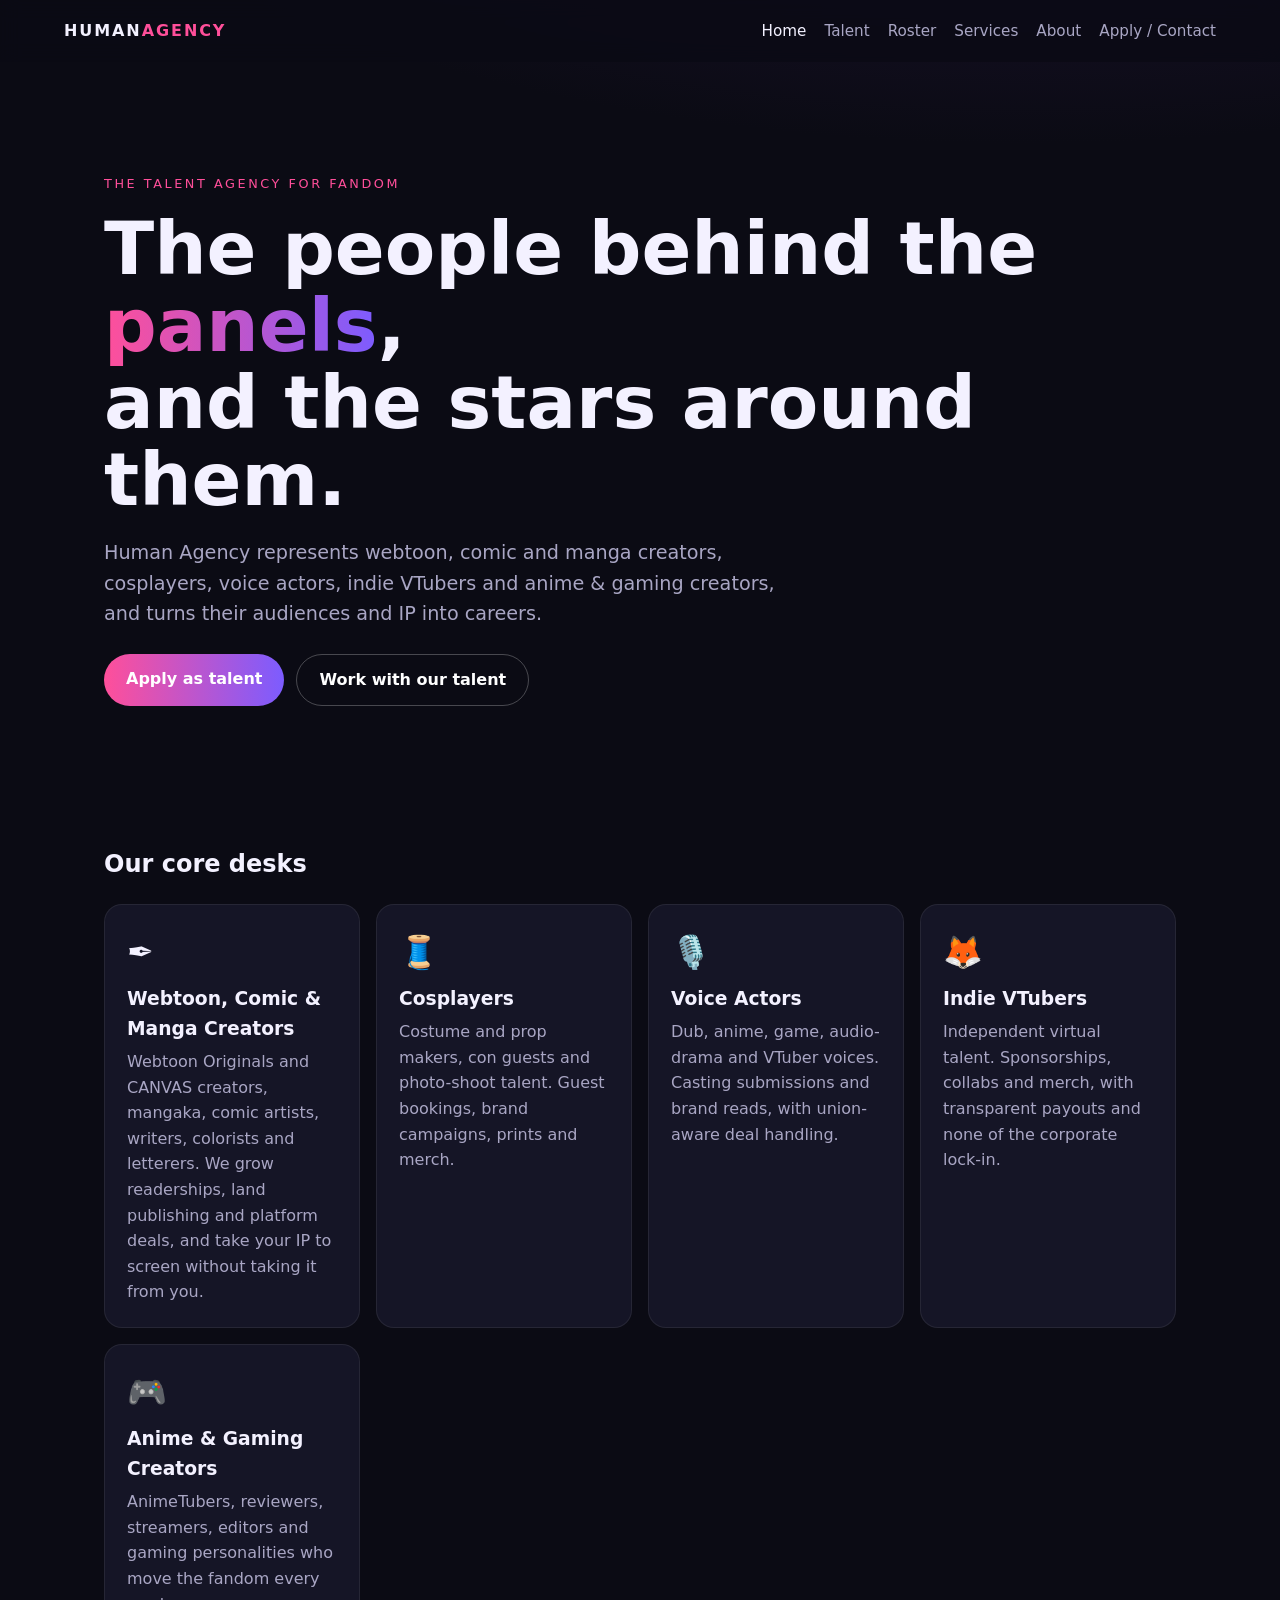
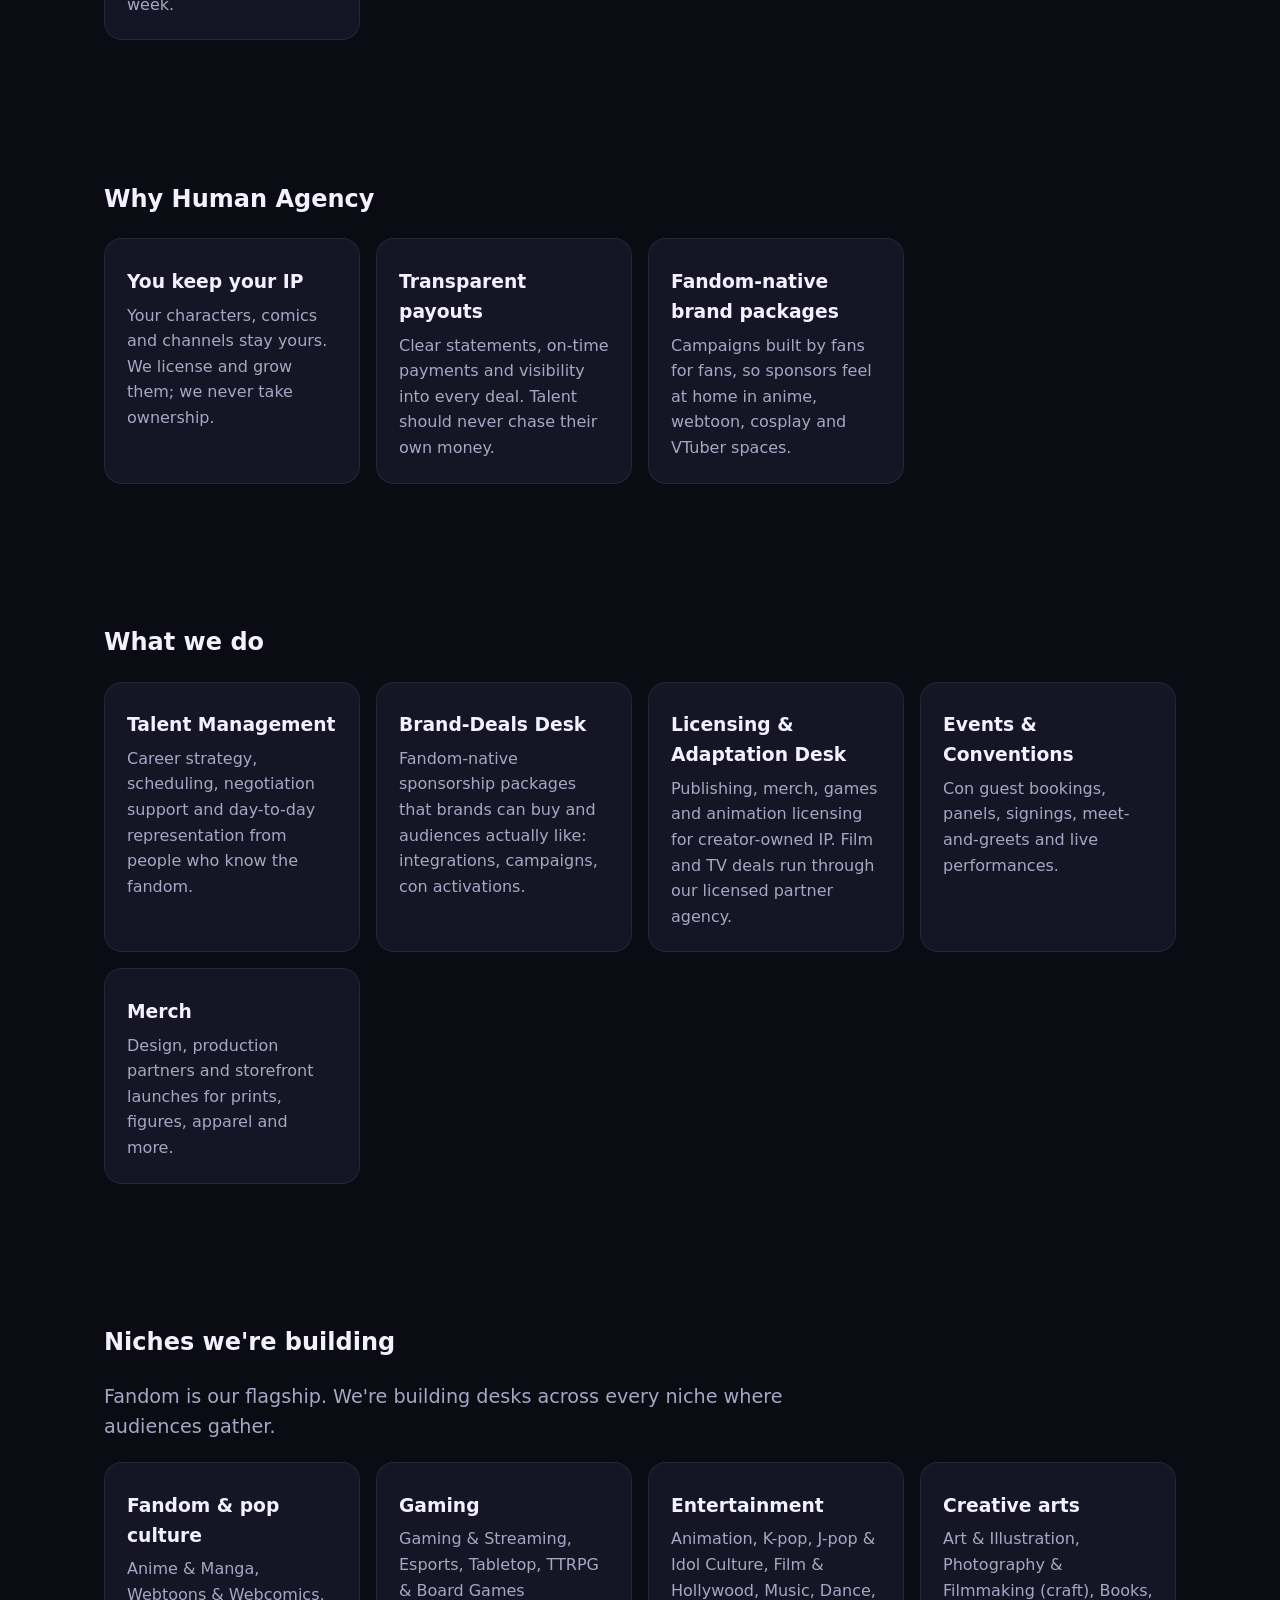
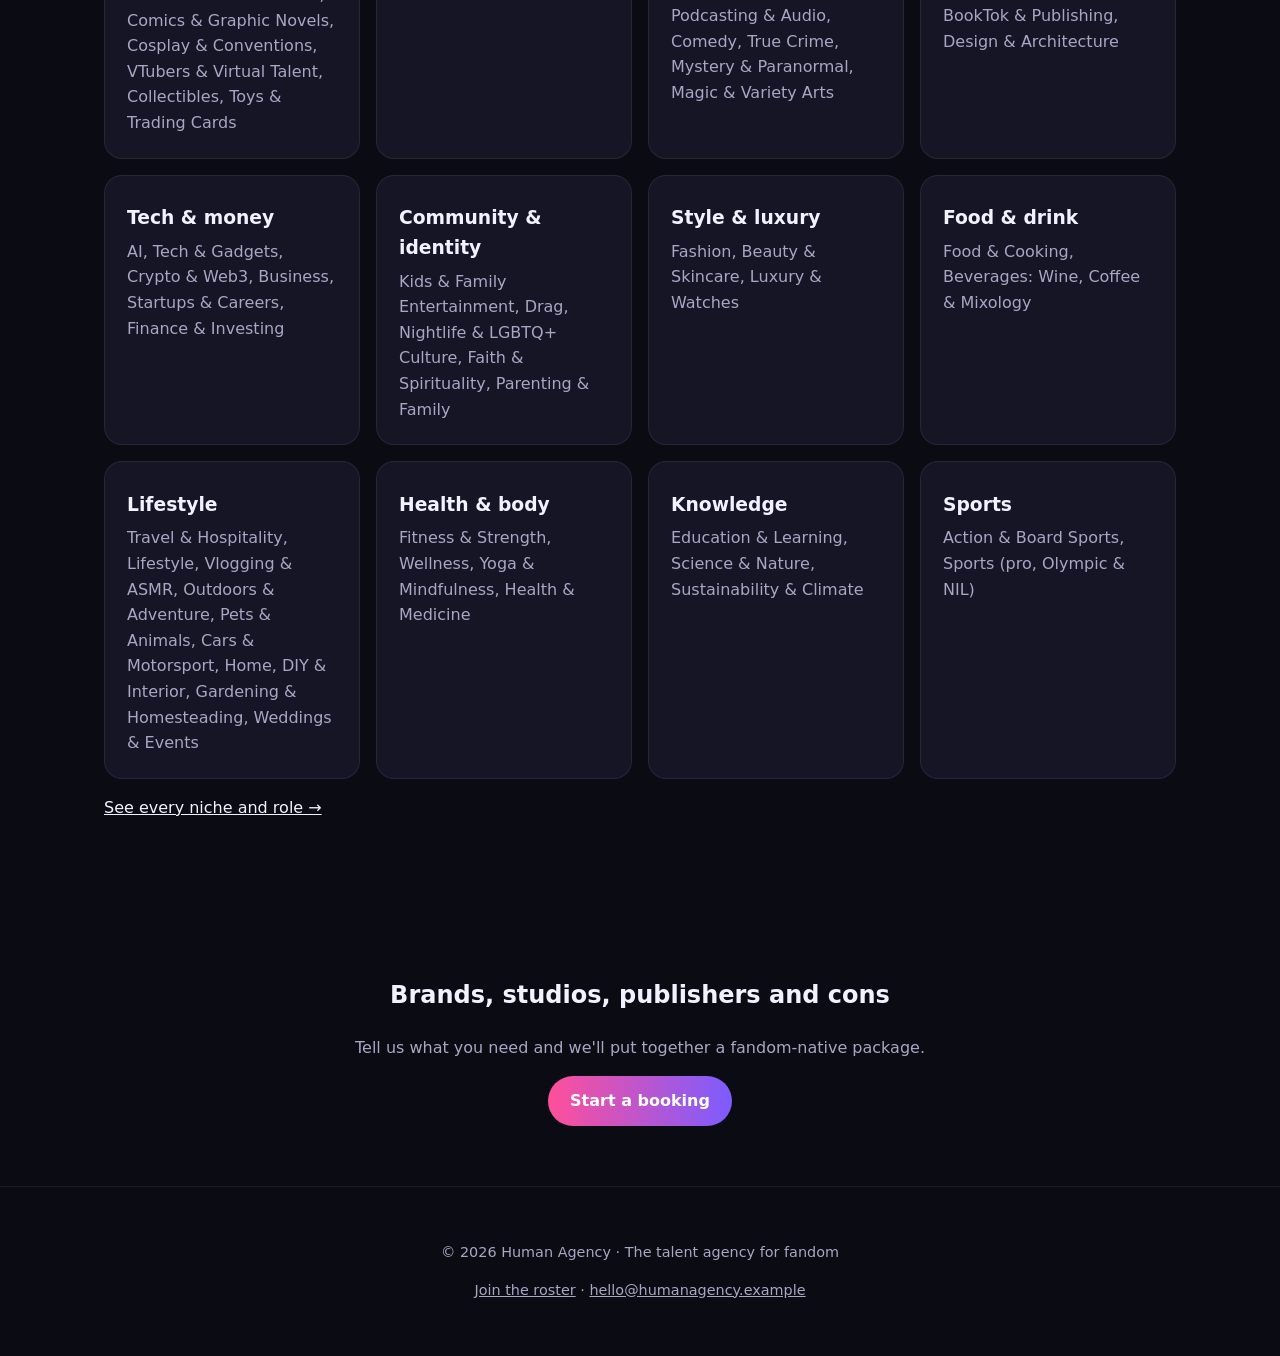
<file: public/index.html>
<!doctype html><html lang="en"><head><meta charset="utf-8"><meta name="viewport" content="width=device-width,initial-scale=1">
<title>Home · Human Agency</title><meta name="description" content="Human Agency is the talent agency for fandom: the people behind the panels and the stars around them.">
<link rel="stylesheet" href="styles.css"></head><body>
<header class="nav"><a class="logo" href="index.html">HUMAN<span>AGENCY</span></a><nav><a href="index.html" class=active>Home</a><a href="talent.html">Talent</a><a href="roster.html">Roster</a><a href="services.html">Services</a><a href="about.html">About</a><a href="apply.html">Apply / Contact</a></nav></header>
<main><section class="hero"><p class="tag">The talent agency for fandom</p><h1>The people behind the <em>panels</em>,<br>and the stars around them.</h1>
<p class="lead">Human Agency represents webtoon, comic and manga creators, cosplayers, voice actors, indie VTubers and anime &amp; gaming creators, and turns their audiences and IP into careers.</p>
<div class="btns"><a class="btn" href="apply.html">Apply as talent</a><a class="btn ghost" href="services.html">Work with our talent</a></div></section>
<section><h2>Our core desks</h2><div class="grid"><div class="card"><div class="ico">✒️</div><h3>Webtoon, Comic &amp; Manga Creators</h3><p>Webtoon Originals and CANVAS creators, mangaka, comic artists, writers, colorists and letterers. We grow readerships, land publishing and platform deals, and take your IP to screen without taking it from you.</p></div><div class="card"><div class="ico">🧵</div><h3>Cosplayers</h3><p>Costume and prop makers, con guests and photo-shoot talent. Guest bookings, brand campaigns, prints and merch.</p></div><div class="card"><div class="ico">🎙️</div><h3>Voice Actors</h3><p>Dub, anime, game, audio-drama and VTuber voices. Casting submissions and brand reads, with union-aware deal handling.</p></div><div class="card"><div class="ico">🦊</div><h3>Indie VTubers</h3><p>Independent virtual talent. Sponsorships, collabs and merch, with transparent payouts and none of the corporate lock-in.</p></div><div class="card"><div class="ico">🎮</div><h3>Anime &amp; Gaming Creators</h3><p>AnimeTubers, reviewers, streamers, editors and gaming personalities who move the fandom every week.</p></div></div></section>
<section><h2>Why Human Agency</h2><div class="grid"><div class="card"><h3>You keep your IP</h3><p>Your characters, comics and channels stay yours. We license and grow them; we never take ownership.</p></div><div class="card"><h3>Transparent payouts</h3><p>Clear statements, on-time payments and visibility into every deal. Talent should never chase their own money.</p></div><div class="card"><h3>Fandom-native brand packages</h3><p>Campaigns built by fans for fans, so sponsors feel at home in anime, webtoon, cosplay and VTuber spaces.</p></div></div></section>
<section><h2>What we do</h2><div class="grid"><div class="card"><h3>Talent Management</h3><p>Career strategy, scheduling, negotiation support and day-to-day representation from people who know the fandom.</p></div><div class="card"><h3>Brand-Deals Desk</h3><p>Fandom-native sponsorship packages that brands can buy and audiences actually like: integrations, campaigns, con activations.</p></div><div class="card"><h3>Licensing & Adaptation Desk</h3><p>Publishing, merch, games and animation licensing for creator-owned IP. Film and TV deals run through our licensed partner agency.</p></div><div class="card"><h3>Events & Conventions</h3><p>Con guest bookings, panels, signings, meet-and-greets and live performances.</p></div><div class="card"><h3>Merch</h3><p>Design, production partners and storefront launches for prints, figures, apparel and more.</p></div></div></section>
<section><h2>Niches we're building</h2><p class="lead">Fandom is our flagship. We're building desks across every niche where audiences gather.</p><div class="grid"><div class="card"><h3>Fandom &amp; pop culture</h3><p>Anime &amp; Manga, Webtoons &amp; Webcomics, Comics &amp; Graphic Novels, Cosplay &amp; Conventions, VTubers &amp; Virtual Talent, Collectibles, Toys &amp; Trading Cards</p></div><div class="card"><h3>Gaming</h3><p>Gaming &amp; Streaming, Esports, Tabletop, TTRPG &amp; Board Games</p></div><div class="card"><h3>Entertainment</h3><p>Animation, K-pop, J-pop &amp; Idol Culture, Film &amp; Hollywood, Music, Dance, Podcasting &amp; Audio, Comedy, True Crime, Mystery &amp; Paranormal, Magic &amp; Variety Arts</p></div><div class="card"><h3>Creative arts</h3><p>Art &amp; Illustration, Photography &amp; Filmmaking (craft), Books, BookTok &amp; Publishing, Design &amp; Architecture</p></div><div class="card"><h3>Tech &amp; money</h3><p>AI, Tech &amp; Gadgets, Crypto &amp; Web3, Business, Startups &amp; Careers, Finance &amp; Investing</p></div><div class="card"><h3>Community &amp; identity</h3><p>Kids &amp; Family Entertainment, Drag, Nightlife &amp; LGBTQ+ Culture, Faith &amp; Spirituality, Parenting &amp; Family</p></div><div class="card"><h3>Style &amp; luxury</h3><p>Fashion, Beauty &amp; Skincare, Luxury &amp; Watches</p></div><div class="card"><h3>Food &amp; drink</h3><p>Food &amp; Cooking, Beverages: Wine, Coffee &amp; Mixology</p></div><div class="card"><h3>Lifestyle</h3><p>Travel &amp; Hospitality, Lifestyle, Vlogging &amp; ASMR, Outdoors &amp; Adventure, Pets &amp; Animals, Cars &amp; Motorsport, Home, DIY &amp; Interior, Gardening &amp; Homesteading, Weddings &amp; Events</p></div><div class="card"><h3>Health &amp; body</h3><p>Fitness &amp; Strength, Wellness, Yoga &amp; Mindfulness, Health &amp; Medicine</p></div><div class="card"><h3>Knowledge</h3><p>Education &amp; Learning, Science &amp; Nature, Sustainability &amp; Climate</p></div><div class="card"><h3>Sports</h3><p>Action &amp; Board Sports, Sports (pro, Olympic &amp; NIL)</p></div></div><p><a href="talent.html#niches">See every niche and role →</a></p></section>
<section class="cta"><h2>Brands, studios, publishers and cons</h2><p>Tell us what you need and we'll put together a fandom-native package.</p><a class="btn" href="apply.html#brand">Start a booking</a></section></main>
<footer><p>© 2026 Human Agency · The talent agency for fandom</p><p><a href="apply.html">Join the roster</a> · <a href="mailto:hello@humanagency.example">hello@humanagency.example</a></p></footer>
</body></html>
</file>
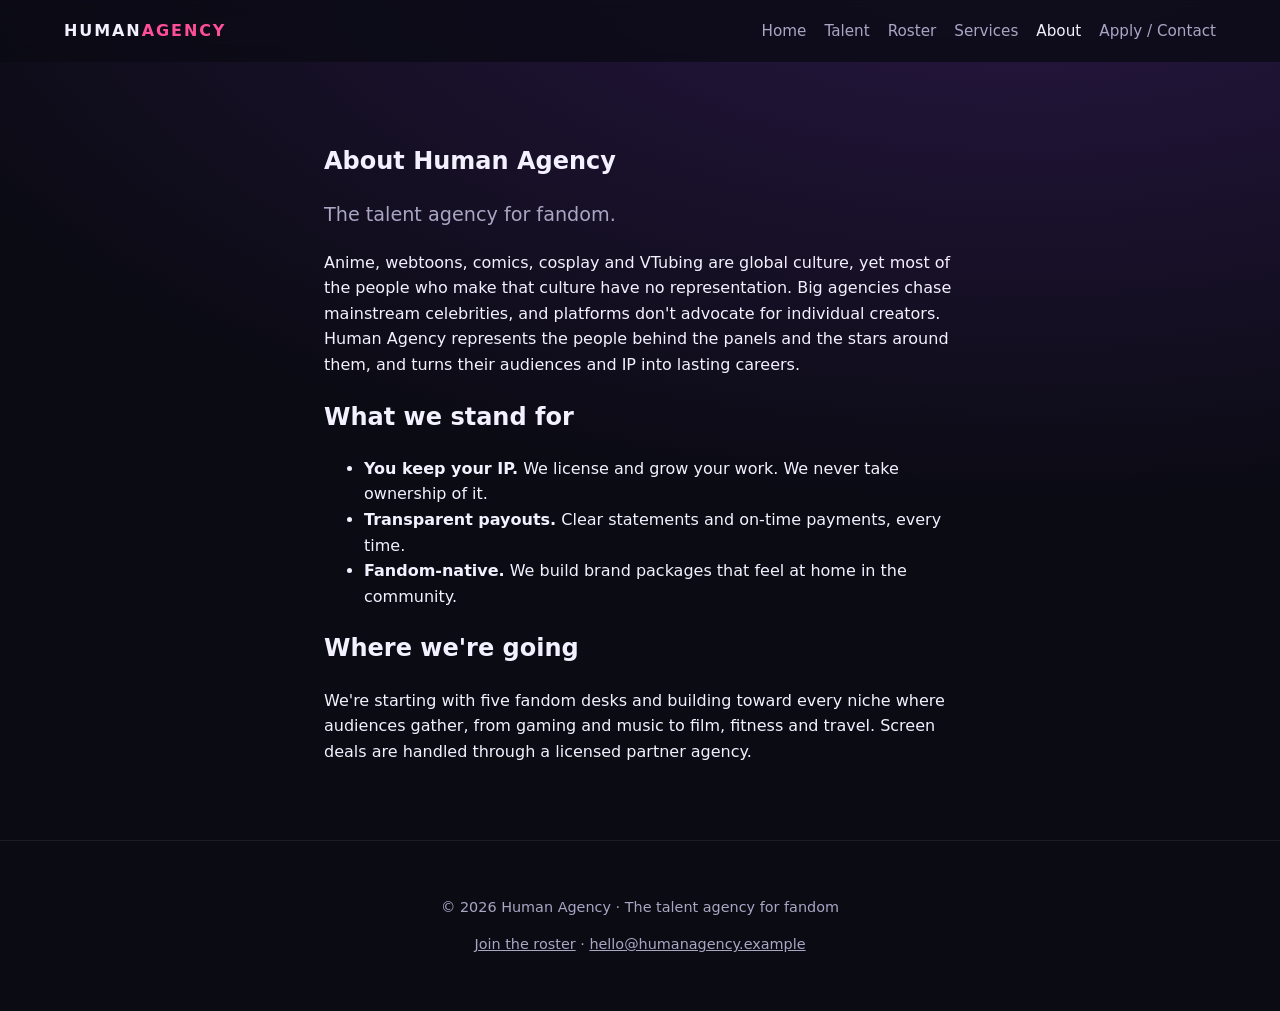
<file: public/about.html>
<!doctype html><html lang="en"><head><meta charset="utf-8"><meta name="viewport" content="width=device-width,initial-scale=1">
<title>About · Human Agency</title><meta name="description" content="Human Agency is the talent agency for fandom: the people behind the panels and the stars around them.">
<link rel="stylesheet" href="styles.css"></head><body>
<header class="nav"><a class="logo" href="index.html">HUMAN<span>AGENCY</span></a><nav><a href="index.html">Home</a><a href="talent.html">Talent</a><a href="roster.html">Roster</a><a href="services.html">Services</a><a href="about.html" class=active>About</a><a href="apply.html">Apply / Contact</a></nav></header>
<main><section class="narrow"><h1>About Human Agency</h1><p class="lead">The talent agency for fandom.</p>
<p>Anime, webtoons, comics, cosplay and VTubing are global culture, yet most of the people who make that culture have no representation. Big agencies chase mainstream celebrities, and platforms don't advocate for individual creators. Human Agency represents the people behind the panels and the stars around them, and turns their audiences and IP into lasting careers.</p>
<h2>What we stand for</h2><ul><li><b>You keep your IP.</b> We license and grow your work. We never take ownership of it.</li><li><b>Transparent payouts.</b> Clear statements and on-time payments, every time.</li><li><b>Fandom-native.</b> We build brand packages that feel at home in the community.</li></ul>
<h2>Where we're going</h2><p>We're starting with five fandom desks and building toward every niche where audiences gather, from gaming and music to film, fitness and travel. Screen deals are handled through a licensed partner agency.</p></section></main>
<footer><p>© 2026 Human Agency · The talent agency for fandom</p><p><a href="apply.html">Join the roster</a> · <a href="mailto:hello@humanagency.example">hello@humanagency.example</a></p></footer>
</body></html>
</file>
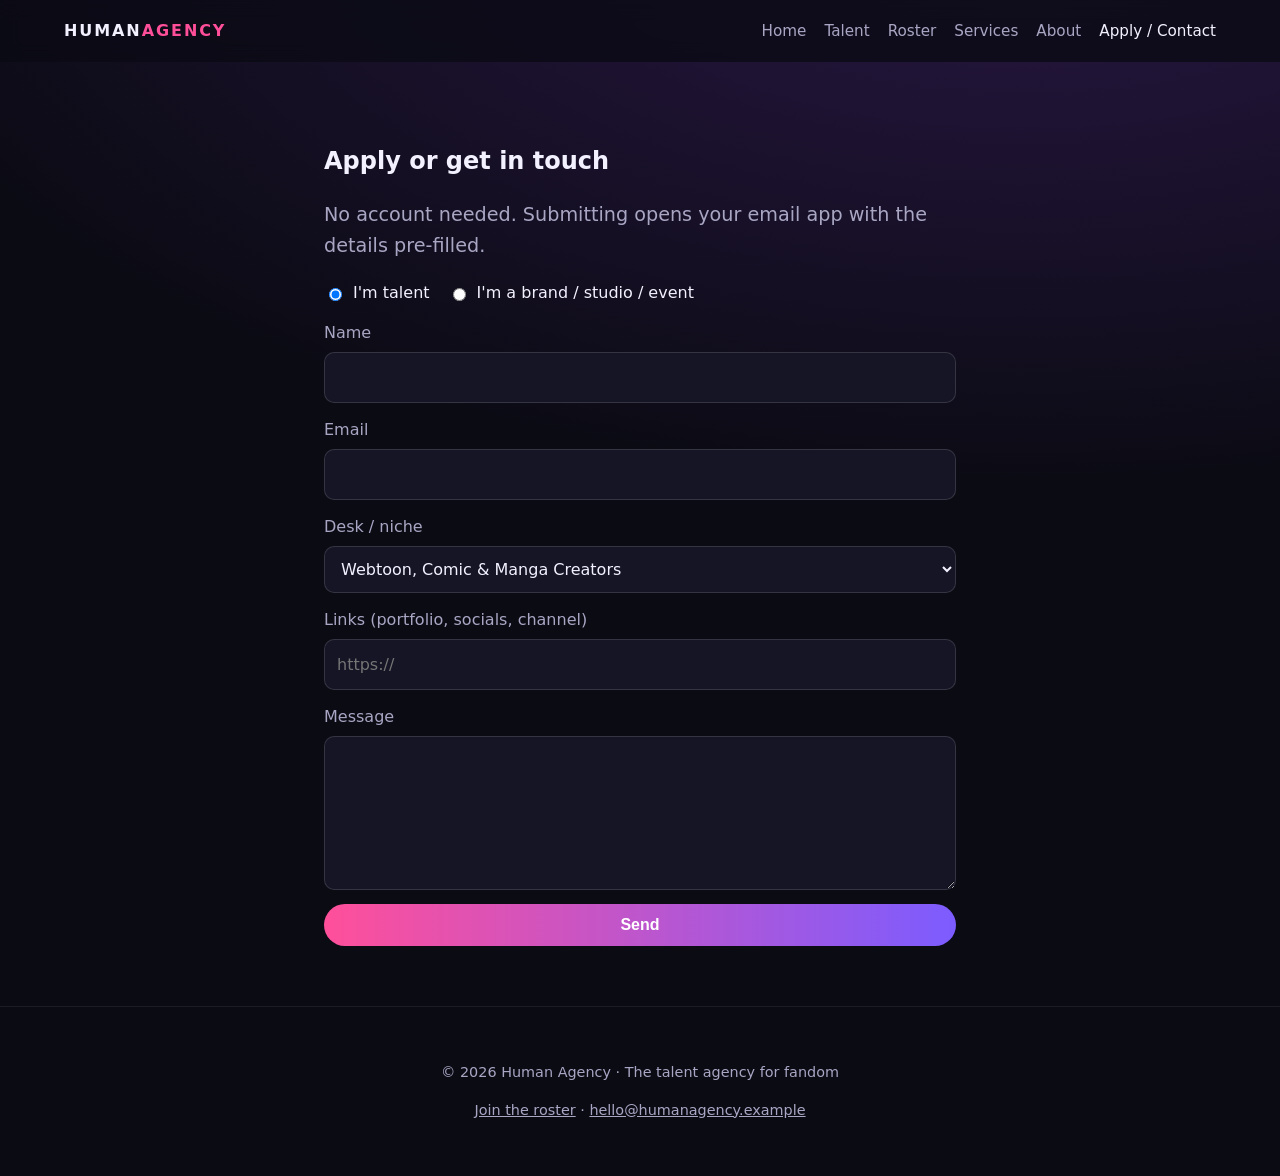
<file: public/apply.html>
<!doctype html><html lang="en"><head><meta charset="utf-8"><meta name="viewport" content="width=device-width,initial-scale=1">
<title>Apply / Contact · Human Agency</title><meta name="description" content="Human Agency is the talent agency for fandom: the people behind the panels and the stars around them.">
<link rel="stylesheet" href="styles.css"></head><body>
<header class="nav"><a class="logo" href="index.html">HUMAN<span>AGENCY</span></a><nav><a href="index.html">Home</a><a href="talent.html">Talent</a><a href="roster.html">Roster</a><a href="services.html">Services</a><a href="about.html">About</a><a href="apply.html" class=active>Apply / Contact</a></nav></header>
<main><section class="narrow"><h1>Apply or get in touch</h1><p class="lead">No account needed. Submitting opens your email app with the details pre-filled.</p>
<form id="f"><div class="seg"><label><input type="radio" name="type" value="Talent application" checked> I'm talent</label><label id="brand"><input type="radio" name="type" value="Brand / booking inquiry"> I'm a brand / studio / event</label></div>
<label>Name<input name="name" required></label><label>Email<input name="email" type="email" required></label>
<label>Desk / niche<select name="category"><option>Webtoon, Comic &amp; Manga Creators</option><option>Cosplayers</option><option>Voice Actors</option><option>Indie VTubers</option><option>Anime &amp; Gaming Creators</option><option>Gaming &amp; Streaming</option><option>Esports</option><option>Tabletop, TTRPG &amp; Board Games</option><option>Animation</option><option>K-pop, J-pop &amp; Idol Culture</option><option>Film &amp; Hollywood</option><option>Music</option><option>Dance</option><option>Podcasting &amp; Audio</option><option>Comedy</option><option>True Crime, Mystery &amp; Paranormal</option><option>Magic &amp; Variety Arts</option><option>Art &amp; Illustration</option><option>Photography &amp; Filmmaking (craft)</option><option>Books, BookTok &amp; Publishing</option><option>Design &amp; Architecture</option><option>AI</option><option>Tech &amp; Gadgets</option><option>Crypto &amp; Web3</option><option>Business, Startups &amp; Careers</option><option>Finance &amp; Investing</option><option>Kids &amp; Family Entertainment</option><option>Drag, Nightlife &amp; LGBTQ+ Culture</option><option>Faith &amp; Spirituality</option><option>Parenting &amp; Family</option><option>Fashion</option><option>Beauty &amp; Skincare</option><option>Luxury &amp; Watches</option><option>Food &amp; Cooking</option><option>Beverages: Wine, Coffee &amp; Mixology</option><option>Travel &amp; Hospitality</option><option>Lifestyle, Vlogging &amp; ASMR</option><option>Outdoors &amp; Adventure</option><option>Pets &amp; Animals</option><option>Cars &amp; Motorsport</option><option>Home, DIY &amp; Interior</option><option>Gardening &amp; Homesteading</option><option>Weddings &amp; Events</option><option>Fitness &amp; Strength</option><option>Wellness, Yoga &amp; Mindfulness</option><option>Health &amp; Medicine</option><option>Education &amp; Learning</option><option>Science &amp; Nature</option><option>Sustainability &amp; Climate</option><option>Action &amp; Board Sports</option><option>Sports (pro, Olympic &amp; NIL)</option><option>Other</option></select></label>
<label>Links (portfolio, socials, channel)<input name="links" placeholder="https://"></label>
<label>Message<textarea name="msg" rows="5"></textarea></label><button class="btn" type="submit">Send</button></form></section>
<script>document.getElementById('f').onsubmit=e=>{e.preventDefault();const d=new FormData(e.target);const s=`${d.get('type')}: ${d.get('name')}`;const b=[...d.entries()].map(([k,v])=>k+': '+v).join('\n');location.href='mailto:hello@humanagency.example?subject='+encodeURIComponent(s)+'&body='+encodeURIComponent(b);};</script></main>
<footer><p>© 2026 Human Agency · The talent agency for fandom</p><p><a href="apply.html">Join the roster</a> · <a href="mailto:hello@humanagency.example">hello@humanagency.example</a></p></footer>
</body></html>
</file>
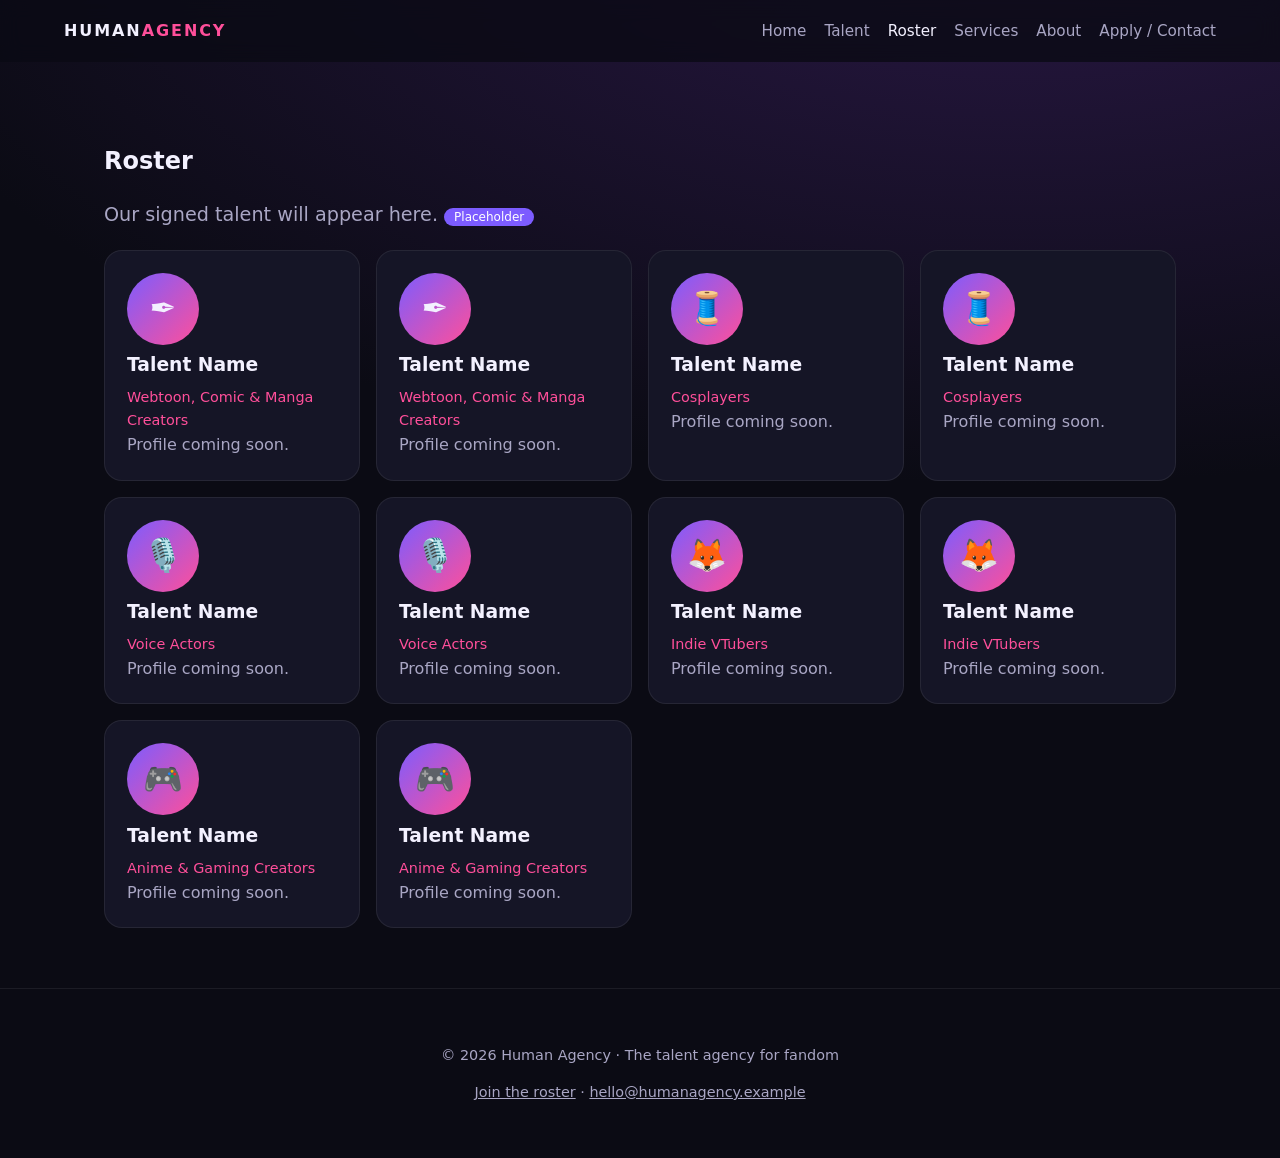
<file: public/roster.html>
<!doctype html><html lang="en"><head><meta charset="utf-8"><meta name="viewport" content="width=device-width,initial-scale=1">
<title>Roster · Human Agency</title><meta name="description" content="Human Agency is the talent agency for fandom: the people behind the panels and the stars around them.">
<link rel="stylesheet" href="styles.css"></head><body>
<header class="nav"><a class="logo" href="index.html">HUMAN<span>AGENCY</span></a><nav><a href="index.html">Home</a><a href="talent.html">Talent</a><a href="roster.html" class=active>Roster</a><a href="services.html">Services</a><a href="about.html">About</a><a href="apply.html">Apply / Contact</a></nav></header>
<main><section><h1>Roster</h1><p class="lead">Our signed talent will appear here. <span class="badge">Placeholder</span></p><div class="grid"><div class="card talent"><div class="avatar">✒️</div><h3>Talent Name</h3><p class="muted">Webtoon, Comic &amp; Manga Creators</p><p>Profile coming soon.</p></div><div class="card talent"><div class="avatar">✒️</div><h3>Talent Name</h3><p class="muted">Webtoon, Comic &amp; Manga Creators</p><p>Profile coming soon.</p></div><div class="card talent"><div class="avatar">🧵</div><h3>Talent Name</h3><p class="muted">Cosplayers</p><p>Profile coming soon.</p></div><div class="card talent"><div class="avatar">🧵</div><h3>Talent Name</h3><p class="muted">Cosplayers</p><p>Profile coming soon.</p></div><div class="card talent"><div class="avatar">🎙️</div><h3>Talent Name</h3><p class="muted">Voice Actors</p><p>Profile coming soon.</p></div><div class="card talent"><div class="avatar">🎙️</div><h3>Talent Name</h3><p class="muted">Voice Actors</p><p>Profile coming soon.</p></div><div class="card talent"><div class="avatar">🦊</div><h3>Talent Name</h3><p class="muted">Indie VTubers</p><p>Profile coming soon.</p></div><div class="card talent"><div class="avatar">🦊</div><h3>Talent Name</h3><p class="muted">Indie VTubers</p><p>Profile coming soon.</p></div><div class="card talent"><div class="avatar">🎮</div><h3>Talent Name</h3><p class="muted">Anime &amp; Gaming Creators</p><p>Profile coming soon.</p></div><div class="card talent"><div class="avatar">🎮</div><h3>Talent Name</h3><p class="muted">Anime &amp; Gaming Creators</p><p>Profile coming soon.</p></div></div></section></main>
<footer><p>© 2026 Human Agency · The talent agency for fandom</p><p><a href="apply.html">Join the roster</a> · <a href="mailto:hello@humanagency.example">hello@humanagency.example</a></p></footer>
</body></html>
</file>
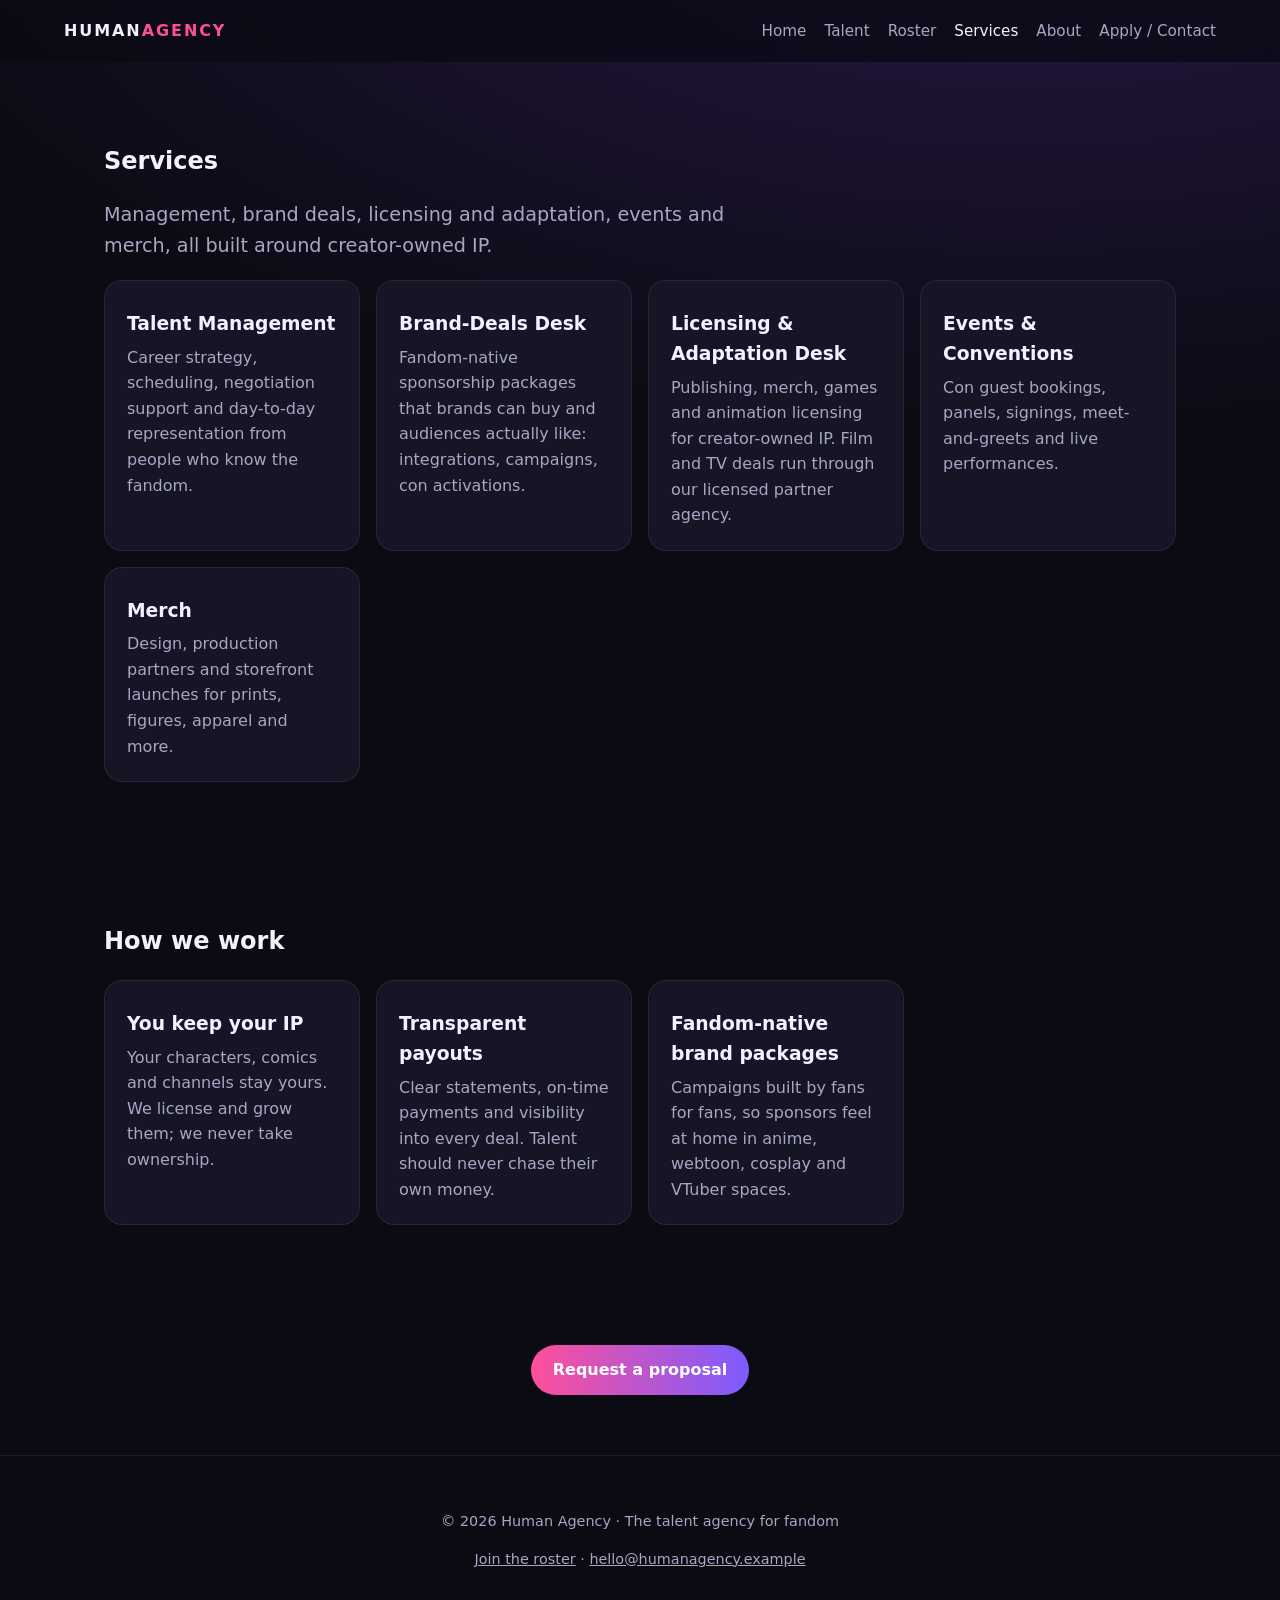
<file: public/services.html>
<!doctype html><html lang="en"><head><meta charset="utf-8"><meta name="viewport" content="width=device-width,initial-scale=1">
<title>Services · Human Agency</title><meta name="description" content="Human Agency is the talent agency for fandom: the people behind the panels and the stars around them.">
<link rel="stylesheet" href="styles.css"></head><body>
<header class="nav"><a class="logo" href="index.html">HUMAN<span>AGENCY</span></a><nav><a href="index.html">Home</a><a href="talent.html">Talent</a><a href="roster.html">Roster</a><a href="services.html" class=active>Services</a><a href="about.html">About</a><a href="apply.html">Apply / Contact</a></nav></header>
<main><section><h1>Services</h1><p class="lead">Management, brand deals, licensing and adaptation, events and merch, all built around creator-owned IP.</p><div class="grid"><div class="card"><h3>Talent Management</h3><p>Career strategy, scheduling, negotiation support and day-to-day representation from people who know the fandom.</p></div><div class="card"><h3>Brand-Deals Desk</h3><p>Fandom-native sponsorship packages that brands can buy and audiences actually like: integrations, campaigns, con activations.</p></div><div class="card"><h3>Licensing & Adaptation Desk</h3><p>Publishing, merch, games and animation licensing for creator-owned IP. Film and TV deals run through our licensed partner agency.</p></div><div class="card"><h3>Events & Conventions</h3><p>Con guest bookings, panels, signings, meet-and-greets and live performances.</p></div><div class="card"><h3>Merch</h3><p>Design, production partners and storefront launches for prints, figures, apparel and more.</p></div></div></section>
<section><h2>How we work</h2><div class="grid"><div class="card"><h3>You keep your IP</h3><p>Your characters, comics and channels stay yours. We license and grow them; we never take ownership.</p></div><div class="card"><h3>Transparent payouts</h3><p>Clear statements, on-time payments and visibility into every deal. Talent should never chase their own money.</p></div><div class="card"><h3>Fandom-native brand packages</h3><p>Campaigns built by fans for fans, so sponsors feel at home in anime, webtoon, cosplay and VTuber spaces.</p></div></div></section><section class="cta"><a class="btn" href="apply.html#brand">Request a proposal</a></section></main>
<footer><p>© 2026 Human Agency · The talent agency for fandom</p><p><a href="apply.html">Join the roster</a> · <a href="mailto:hello@humanagency.example">hello@humanagency.example</a></p></footer>
</body></html>
</file>
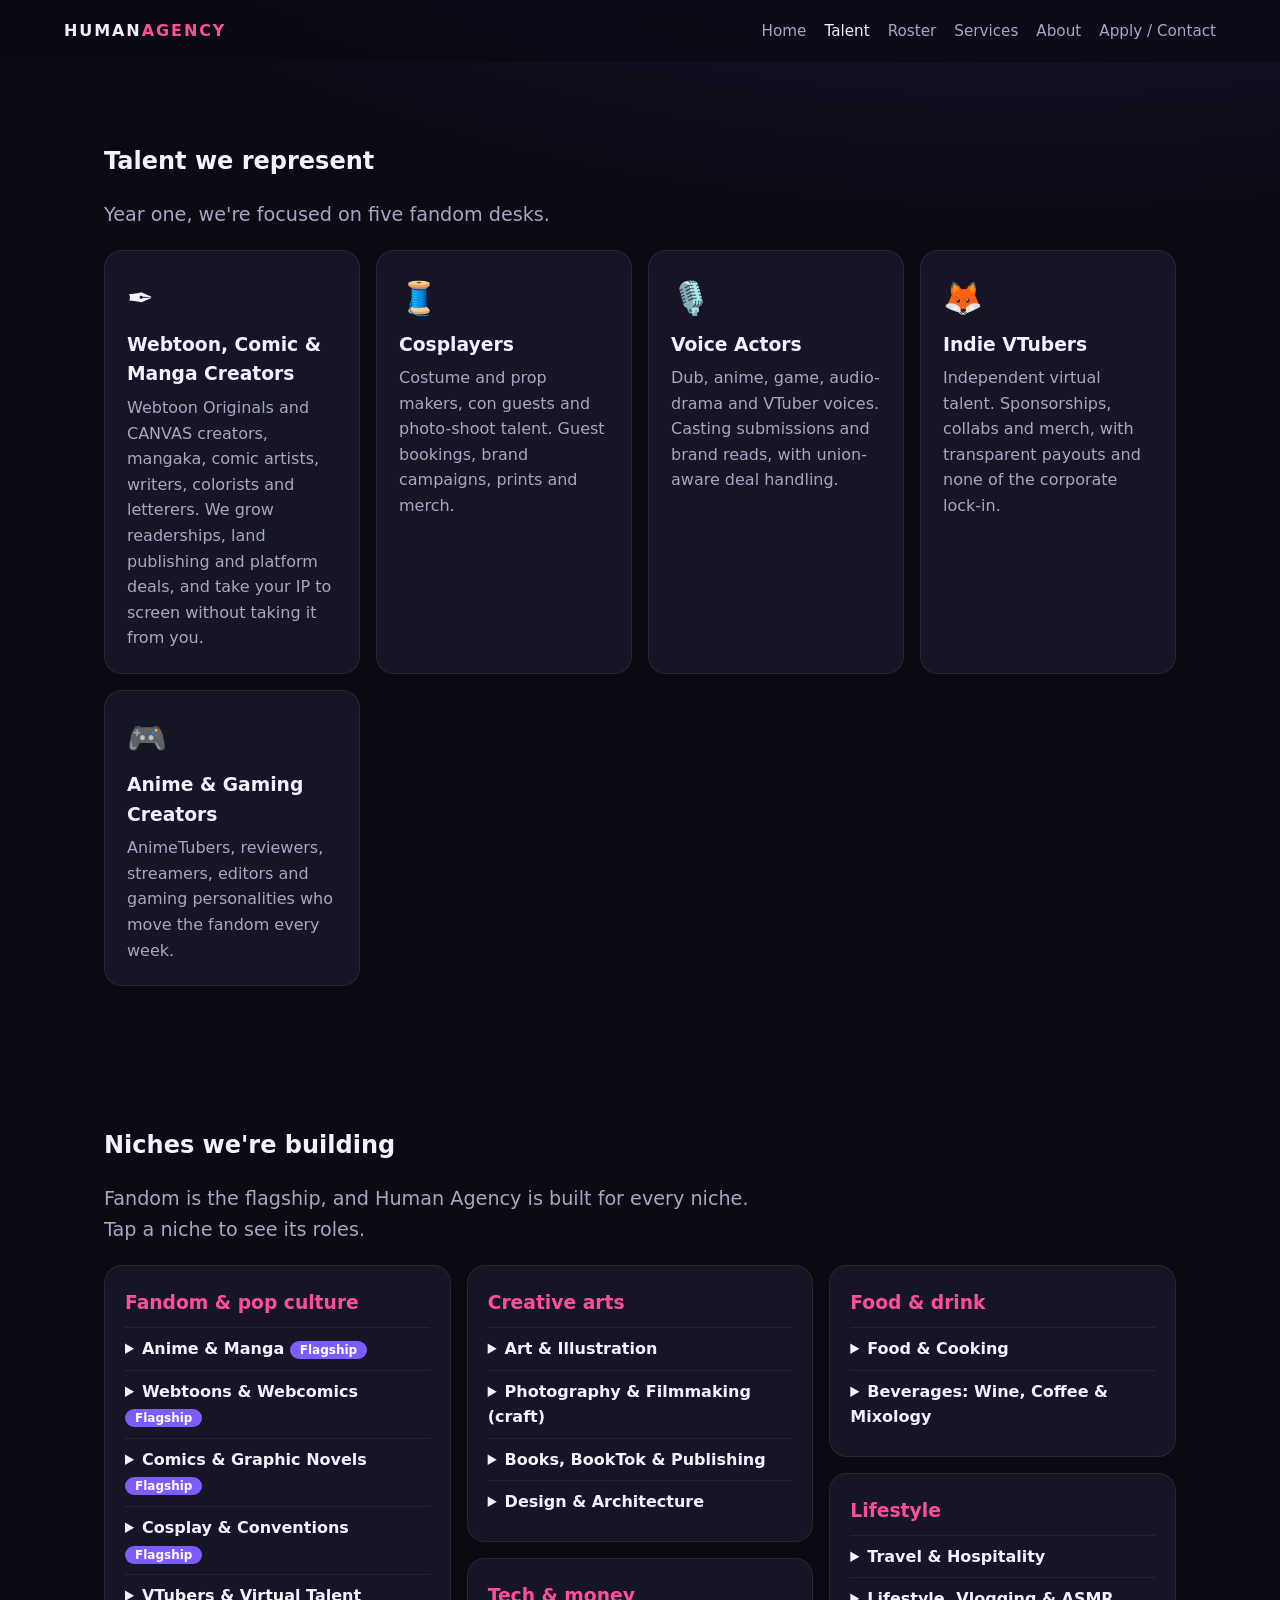
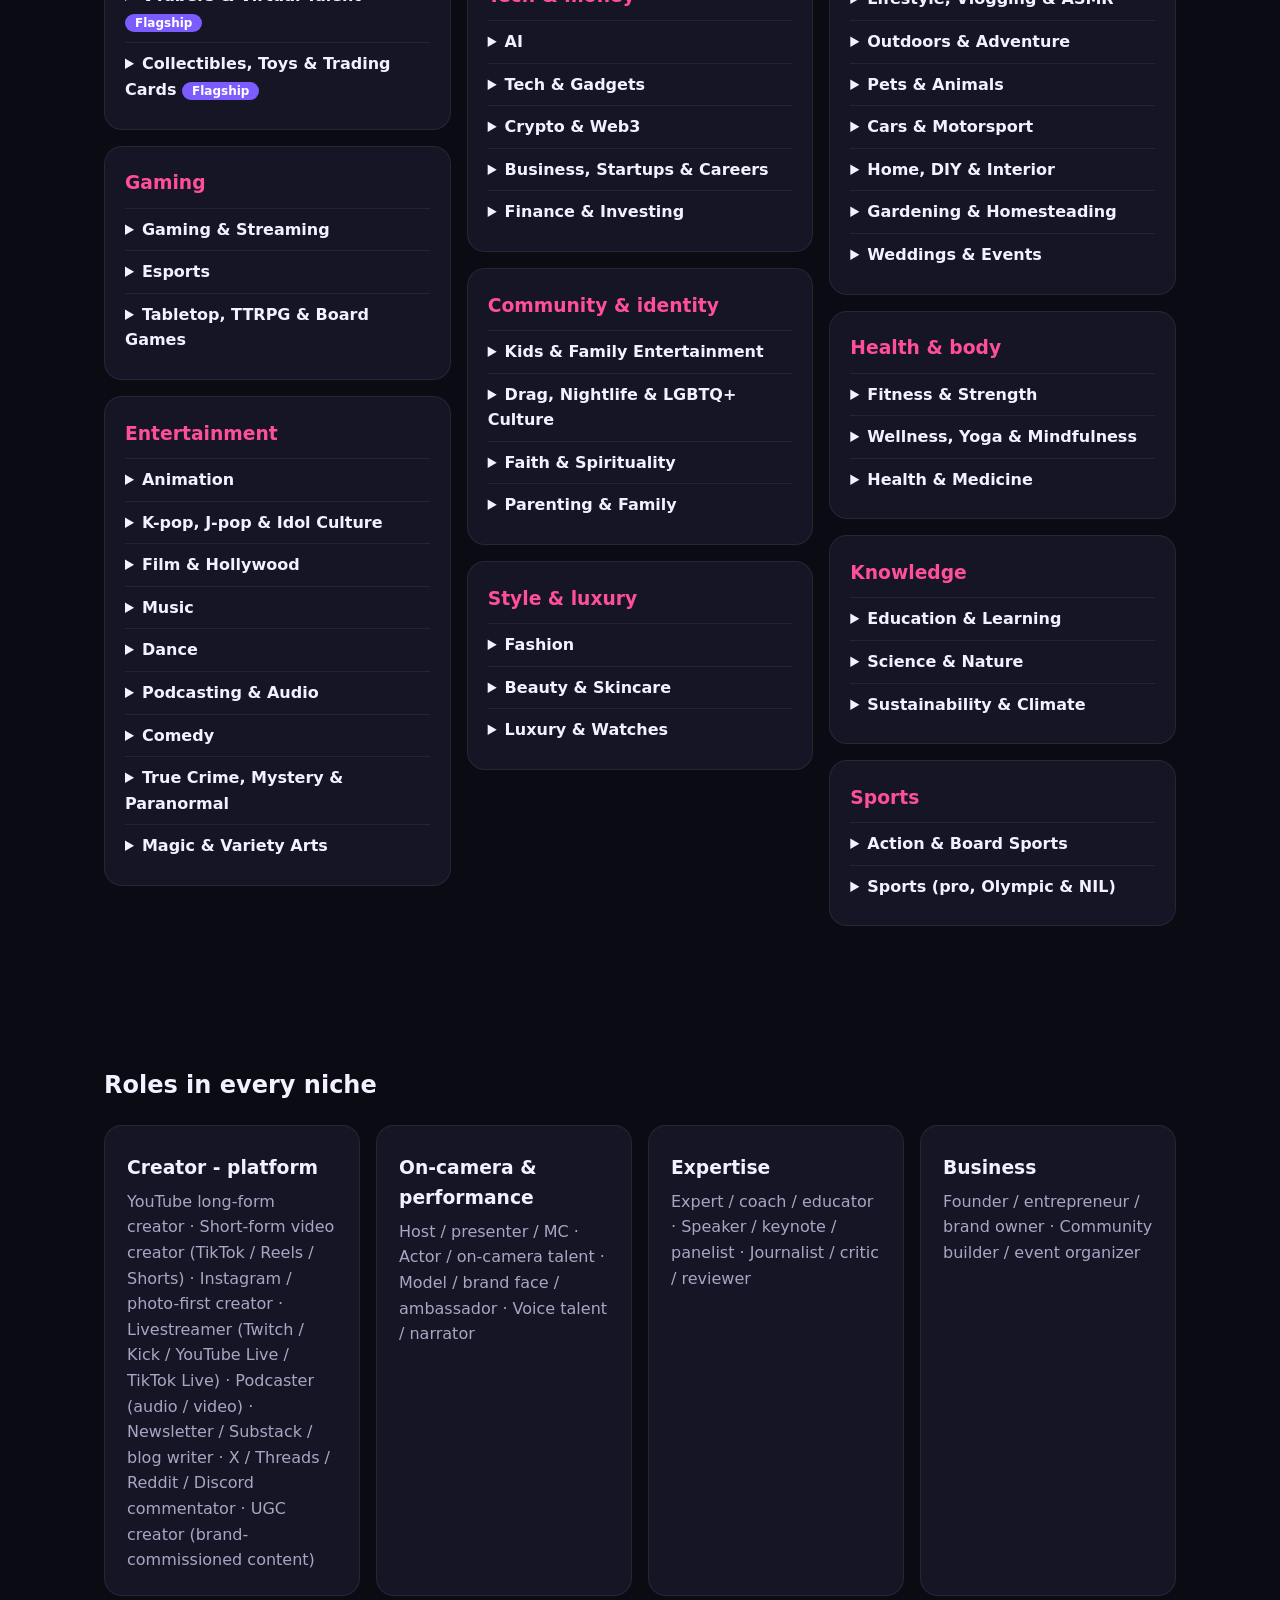
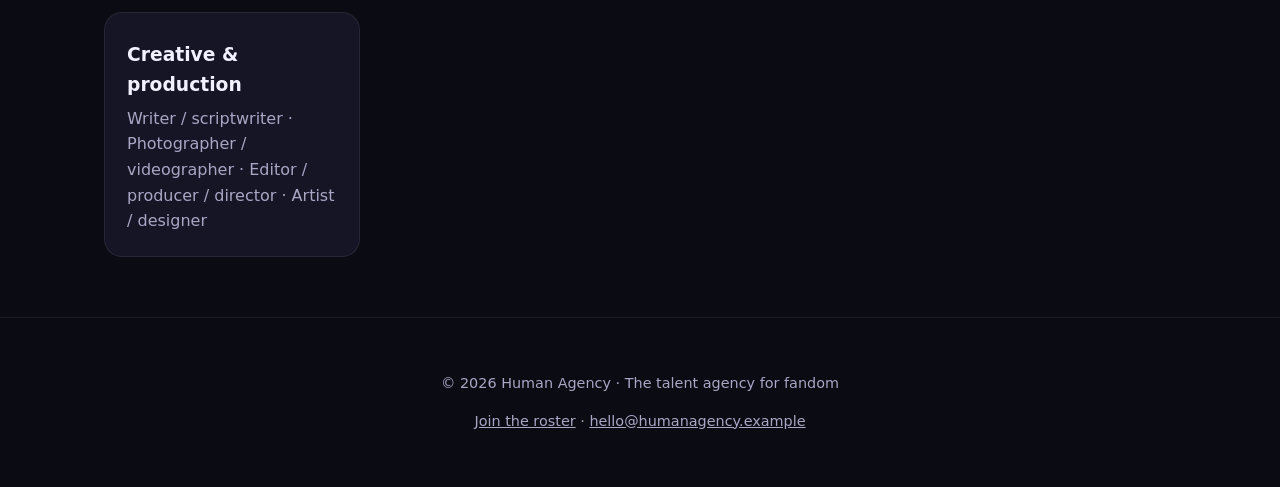
<file: public/talent.html>
<!doctype html><html lang="en"><head><meta charset="utf-8"><meta name="viewport" content="width=device-width,initial-scale=1">
<title>Talent Categories · Human Agency</title><meta name="description" content="Human Agency is the talent agency for fandom: the people behind the panels and the stars around them.">
<link rel="stylesheet" href="styles.css"></head><body>
<header class="nav"><a class="logo" href="index.html">HUMAN<span>AGENCY</span></a><nav><a href="index.html">Home</a><a href="talent.html" class=active>Talent</a><a href="roster.html">Roster</a><a href="services.html">Services</a><a href="about.html">About</a><a href="apply.html">Apply / Contact</a></nav></header>
<main><section><h1>Talent we represent</h1><p class="lead">Year one, we're focused on five fandom desks.</p><div class="grid"><div class="card"><div class="ico">✒️</div><h3>Webtoon, Comic &amp; Manga Creators</h3><p>Webtoon Originals and CANVAS creators, mangaka, comic artists, writers, colorists and letterers. We grow readerships, land publishing and platform deals, and take your IP to screen without taking it from you.</p></div><div class="card"><div class="ico">🧵</div><h3>Cosplayers</h3><p>Costume and prop makers, con guests and photo-shoot talent. Guest bookings, brand campaigns, prints and merch.</p></div><div class="card"><div class="ico">🎙️</div><h3>Voice Actors</h3><p>Dub, anime, game, audio-drama and VTuber voices. Casting submissions and brand reads, with union-aware deal handling.</p></div><div class="card"><div class="ico">🦊</div><h3>Indie VTubers</h3><p>Independent virtual talent. Sponsorships, collabs and merch, with transparent payouts and none of the corporate lock-in.</p></div><div class="card"><div class="ico">🎮</div><h3>Anime &amp; Gaming Creators</h3><p>AnimeTubers, reviewers, streamers, editors and gaming personalities who move the fandom every week.</p></div></div></section>
<section id="niches"><h2>Niches we're building</h2><p class="lead">Fandom is the flagship, and Human Agency is built for every niche. Tap a niche to see its roles.</p><div class="clusters"><div class="cluster"><h3>Fandom &amp; pop culture</h3><details><summary>Anime &amp; Manga <span class=badge>Flagship</span></summary><p>Mangaka / manga artist · Manga assistant · Anime director · Key / in-between animator · Character designer · Seiyuu (Japanese voice actor) · English dub voice actor · ADR director / script adapter · Translator / localizer · Anime reviewer / AnimeTuber · AMV / edit creator · Anisong singer (OP/ED artist) · Convention guest / panelist · Figure &amp; merch designer · Anime news journalist · Watch-party / anime cinema host</p></details><details><summary>Webtoons &amp; Webcomics <span class=badge>Flagship</span></summary><p>Webtoon creator (Originals) · CANVAS / indie webcomic creator · Webtoon writer · Line artist · Colorist · Background artist / assistant · Letterer / typesetter · Webtoon translator · Webtoon studio founder · Patreon / Ko-fi webcomic creator · IP-to-screen adaptation talent</p></details><details><summary>Comics &amp; Graphic Novels <span class=badge>Flagship</span></summary><p>Comic writer · Penciller · Inker · Colorist · Letterer · Cover / variant artist · Comics editor · Self-publisher / Kickstarter creator · Graphic novelist (KidLit / YA) · Artist Alley artist · Comic critic / YouTuber · Comic shop owner-creator</p></details><details><summary>Cosplay &amp; Conventions <span class=badge>Flagship</span></summary><p>Cosplayer (craft / performance) · Cosplay photographer · Prop / armor maker · Wig stylist / SFX makeup artist · Costume designer / seamstress · Convention host / MC · Cosplay contest judge · Convention organizer · Walk act / character performer · Booth / brand ambassador · Cosplay tutorial educator</p></details><details><summary>VTubers &amp; Virtual Talent <span class=badge>Flagship</span></summary><p>Corporate VTuber · Indie VTuber · Live2D rigger · 3D modeler / rigger · Character illustrator (&#x27;mama&#x27;) · Clip channel editor / translator · VTuber manager / producer · Virtual idol / Vsinger · Motion-capture performer · AI virtual influencer operator</p></details><details><summary>Collectibles, Toys &amp; Trading Cards <span class=badge>Flagship</span></summary><p>Card breaker / live seller · Toy collector creator · Designer-toy artist · Figure / Funko reviewer · Grader / authenticator · Sneaker collector · Comic collector / CGC creator · Auction host · Collectibles shop owner</p></details></div><div class="cluster"><h3>Gaming</h3><details><summary>Gaming &amp; Streaming</summary><p>Variety streamer · Game-specific creator (Minecraft / Fortnite / Roblox) · Speedrunner · Game reviewer / critic · Lore / video-essay creator · Indie game developer · Game designer · Game artist · Game composer · Game voice actor · Mocap performer · Community manager · Modder / map maker · Roblox / UEFN UGC developer</p></details><details><summary>Esports</summary><p>Pro player · Coach / analyst · Shoutcaster / commentator · Host / interviewer · Observer / broadcast producer · Team owner / GM · Team content creator · Tournament organizer · Esports journalist · Referee / admin</p></details><details><summary>Tabletop, TTRPG &amp; Board Games</summary><p>Game master / actual-play performer · Tabletop game designer · Illustrator / cartographer · Miniature painter / sculptor · Board game reviewer · Crowdfunding creator · Chess streamer / titled player · TCG pro / creator · Puzzle creator · Tabletop convention organizer</p></details></div><div class="cluster"><h3>Entertainment</h3><details><summary>Animation</summary><p>Animation director · Storyboard artist · 2D animator · 3D animator · Character designer · Background painter · Rigger · Animation voice actor · Animation writer · Indie animator (YouTube / TikTok) · Motion designer · Animation studio founder</p></details><details><summary>K-pop, J-pop &amp; Idol Culture</summary><p>Idol / trainee · Dance cover crew · Vocal coach · Choreographer · Reaction creator · Fan translator · Fandom account owner · Idol photographer · Fan event organizer</p></details><details><summary>Film &amp; Hollywood</summary><p>Actor · Director · Screenwriter · Producer · Showrunner · Cinematographer / DP · Film editor · Casting director · Stunt performer / coordinator · Composer · Costume designer · Production designer · VFX artist · Film critic · Festival programmer · Movie YouTuber / essayist · Indie / short-film creator</p></details><details><summary>Music</summary><p>Recording artist · Singer-songwriter · Producer / beatmaker · DJ · Session musician · Topline songwriter · Music YouTuber / educator · Cover artist · Music video director · Tour manager · A&amp;R · Mix / mastering engineer · Music journalist · Gear reviewer</p></details><details><summary>Dance</summary><p>Choreographer · Professional dancer · Dance crew · Dance trend creator · Dance instructor / studio owner · Competition judge · Ballet / contemporary artist · Tour / backup dancer · Movement director</p></details><details><summary>Podcasting &amp; Audio</summary><p>Podcast host · Co-host / panelist · Podcast producer · Audio engineer · Narrative audio director · Audiobook narrator · Podcast network founder · Clip editor · Live podcast tour performer</p></details><details><summary>Comedy</summary><p>Stand-up comedian · Sketch creator · Improv performer · Comedy writer · Late-night / TV writer · Comedy podcaster · Skit / prank creator · Crowd-work clip creator · Club owner / booker · Meme page / satirist</p></details><details><summary>True Crime, Mystery &amp; Paranormal</summary><p>True-crime podcaster · True-crime YouTuber · Investigative journalist · Paranormal investigator · ARG / mystery creator · Forensic expert creator</p></details><details><summary>Magic &amp; Variety Arts</summary><p>Magician · Mentalist · Circus / acrobat · Juggler · Street performer · Ventriloquist</p></details></div><div class="cluster"><h3>Creative arts</h3><details><summary>Art &amp; Illustration</summary><p>Illustrator · Painter / fine artist · Digital artist · Tattoo artist · Muralist / street artist · Sculptor · Art educator · Concept artist · Lettering artist · Curator / critic · Process / speed-paint creator · Commission artist</p></details><details><summary>Photography &amp; Filmmaking (craft)</summary><p>Photographer · Videographer · Drone pilot · Colorist · Editor · Gear reviewer · Photo educator · Wedding photographer · Street photographer</p></details><details><summary>Books, BookTok &amp; Publishing</summary><p>Novelist · Self-published author · BookTok / Bookstagram creator · BookTuber · Audiobook narrator · Literary agent · Editor · Cover designer · Poet · Book-club host · Romantasy / genre creator · Bookstore owner creator</p></details><details><summary>Design &amp; Architecture</summary><p>Graphic designer · Brand designer · UX / UI designer · Industrial designer · Type designer · Architect · Motion designer · Design educator · Design critic</p></details></div><div class="cluster"><h3>Tech &amp; money</h3><details><summary>AI</summary><p>AI educator / explainer · AI tool reviewer · AI researcher · Workflow / prompt creator · AI filmmaker / gen-video artist · AI artist · AI founder · AI policy commentator · Open-source AI developer · AI newsletter writer · Virtual / AI influencer operator</p></details><details><summary>Tech &amp; Gadgets</summary><p>Tech reviewer · Unboxer · PC builder · Software engineer creator · Coding educator · Cybersecurity expert · Tech founder · Tech journalist · UX / product designer · Developer advocate · Repair creator · Smart-home creator</p></details><details><summary>Crypto &amp; Web3</summary><p>Crypto analyst / trader creator · KOL · NFT artist · DAO / community lead · Protocol founder · Crypto educator · On-chain researcher · X Spaces host · Meme-culture creator · Web3 gaming creator · Builder / developer</p></details><details><summary>Business, Startups &amp; Careers</summary><p>Founder / CEO creator · VC / investor creator · Career coach · Recruiter creator · Marketing / sales expert · Productivity creator · Small-business owner creator · Leadership speaker · B2B LinkedIn creator · Side-hustle creator</p></details><details><summary>Finance &amp; Investing</summary><p>Personal finance creator · Stock / investing analyst · CFP / advisor creator · Real-estate investor · Tax / accounting creator · Debt / credit coach · Economics commentator · FIRE creator · Trading educator · Fintech founder</p></details></div><div class="cluster"><h3>Community &amp; identity</h3><details><summary>Kids &amp; Family Entertainment</summary><p>Children&#x27;s host / entertainer · Kids&#x27; content producer · Children&#x27;s author / illustrator · Puppeteer · Toy reviewer (adult-run) · Educational kids&#x27; creator · Kids&#x27; musician · Animated kids&#x27;-channel founder</p></details><details><summary>Drag, Nightlife &amp; LGBTQ+ Culture</summary><p>Drag performer · Ballroom performer · Nightlife host / promoter · LGBTQ+ creator · Activist / speaker</p></details><details><summary>Faith &amp; Spirituality</summary><p>Pastor / minister creator · Worship musician · Christian creator · Muslim creator · Jewish creator · Scripture teacher · Spiritual coach · Astrology / tarot creator · Faith author · Faith-based filmmaker · Ministry founder</p></details><details><summary>Parenting &amp; Family</summary><p>Mom / dad creator · Family vlogger (with child-safety guardrails) · Pediatrician creator · Child psychologist · Doula / midwife · Lactation consultant · Homeschool educator · Sleep consultant · Special-needs parent advocate · Kids&#x27;-product founder</p></details></div><div class="cluster"><h3>Style &amp; luxury</h3><details><summary>Fashion</summary><p>Fashion model · Fashion designer · Stylist · Fashion creator (OOTD / haul) · Streetwear founder · Sneaker creator / reseller · Fashion photographer · Creative director · Fashion editor · Thrift / vintage reseller · Upcycler / tailor · Fit model</p></details><details><summary>Beauty &amp; Skincare</summary><p>Makeup artist · Beauty creator (GRWM / tutorials) · Dermatologist / skincare expert creator · Hairstylist · Nail artist · Esthetician · Barber creator · Beauty brand founder · Cosmetic chemist creator · SFX makeup artist · Fragrance creator (FragTok)</p></details><details><summary>Luxury &amp; Watches</summary><p>Luxury lifestyle creator · Watch reviewer / collector · Jewelry designer · Supercar / yacht creator · Luxury travel creator · Fine-dining critic · Art advisor / collector · Luxury reseller / authenticator · Etiquette coach</p></details></div><div class="cluster"><h3>Food &amp; drink</h3><details><summary>Food &amp; Cooking</summary><p>Chef · Home cook creator · Restaurant / food reviewer · Mukbang creator · Baker / pastry artist · Recipe developer · Food stylist · Food photographer · Cookbook author · Restaurant founder · Dietitian / nutritionist creator · Pitmaster / BBQ creator · Food scientist creator · Street-food travel creator · Culinary TV host · Competitive eater</p></details><details><summary>Beverages: Wine, Coffee &amp; Mixology</summary><p>Sommelier · Mixologist / bartender creator · Barista / coffee creator · Brewer / distiller founder · Wine educator · Tea expert · Zero-proof creator · Beverage brand founder</p></details></div><div class="cluster"><h3>Lifestyle</h3><details><summary>Travel &amp; Hospitality</summary><p>Travel vlogger · Travel photographer · Digital nomad creator · Points &amp; miles expert · Budget / backpacker creator · Luxury travel creator · Travel writer / guidebook author · Tour guide / experience host · Hotel reviewer · Van-life creator · Drone videographer · Travel advisor creator · Cruise creator</p></details><details><summary>Lifestyle, Vlogging &amp; ASMR</summary><p>Daily vlogger · ASMR artist · Minimalist creator · Productivity / aesthetic creator · Couple creator</p></details><details><summary>Outdoors &amp; Adventure</summary><p>Thru-hiker creator · Climber · Mountaineer · Survival / bushcraft expert · Camping / overlanding creator · Fishing creator · Hunting creator · Adventure photographer / filmmaker · Expedition guide · Outdoor gear reviewer · Naturalist educator</p></details><details><summary>Pets &amp; Animals</summary><p>Pet influencer (owner-managed) · Pet trainer · Veterinarian creator · Groomer · Rescue advocate · Exotic-animal keeper · Pet photographer · Pet-brand founder · Animal-sanctuary creator · Equestrian creator</p></details><details><summary>Cars &amp; Motorsport</summary><p>Car reviewer · Builder / modifier · Mechanic creator · Detailer · Race driver · Sim racer · Motorsport journalist · Car photographer · Classic restorer · EV creator · Motorcycle creator · Car-meet organizer</p></details><details><summary>Home, DIY &amp; Interior</summary><p>Interior designer · DIY / renovation creator · Home organizer · Architect creator · Woodworker · Maker / 3D-printing creator · Real-estate agent creator · CleanTok creator · Furniture flipper · Home-brand founder</p></details><details><summary>Gardening &amp; Homesteading</summary><p>Gardener creator · Homesteader · Plant influencer · Farmer creator · Florist · Permaculture educator · Beekeeper · Landscape designer</p></details><details><summary>Weddings &amp; Events</summary><p>Wedding planner · Wedding photographer · Officiant · Event designer · Bridal stylist · Event DJ / MC</p></details></div><div class="cluster"><h3>Health &amp; body</h3><details><summary>Fitness &amp; Strength</summary><p>Personal trainer · Online coach · Bodybuilder · Powerlifter / strongman · CrossFit / Hyrox athlete · Calisthenics creator · Running / marathon creator · Cycling creator · Fitness model · Group fitness instructor · Physical therapist creator · Sports nutritionist · Gym owner · Fitness app founder · MMA / combat athlete</p></details><details><summary>Wellness, Yoga &amp; Mindfulness</summary><p>Yoga teacher · Meditation teacher · Breathwork coach · Pilates instructor · Sleep expert · Mental-health creator / therapist · Holistic nutrition coach · Retreat host · Sound healer · Wellness brand founder · Somatic coach</p></details><details><summary>Health &amp; Medicine</summary><p>Doctor creator (MD/DO) · Nurse creator · Dentist creator · Pharmacist creator · Medical researcher · Dermatologist · Psychologist / therapist · Longevity / biohacker · Patient advocate · Health journalist</p></details></div><div class="cluster"><h3>Knowledge</h3><details><summary>Education &amp; Learning</summary><p>Teacher creator (TeacherTok) · Tutor · Edu-YouTuber · Language teacher / polyglot · History creator · Math / science explainer · Course creator · Professor creator · Study-with-me creator · Librarian creator</p></details><details><summary>Science &amp; Nature</summary><p>Scientist creator · Astronomy / space creator · Biologist / zoologist · Science communicator · Wildlife filmmaker · Experimenter / maker · Paleontology creator · Museum educator</p></details><details><summary>Sustainability &amp; Climate</summary><p>Climate communicator · Zero-waste creator · Sustainable-fashion creator · Activist / organizer · Climate scientist · Eco-brand founder · Regenerative farmer · Repair / thrift creator · Policy expert · Clean-energy explainer</p></details></div><div class="cluster"><h3>Sports</h3><details><summary>Action &amp; Board Sports</summary><p>Surfer · Skateboarder · Snowboarder / skier · BMX / MTB rider · Parkour athlete · Skydiver / wingsuit · Action-sports filmer · Team manager · Brand ambassador</p></details><details><summary>Sports (pro, Olympic &amp; NIL)</summary><p>Pro athlete · NIL college athlete · High-school recruit creator · Olympian / Paralympian · Coach · Broadcaster / commentator · Sports analyst creator · Fantasy / betting creator · Trainer / physio · Sports executive · Trick-shot creator · Women&#x27;s sports creator · Retired-athlete media personality</p></details></div></div></section>
<section><h2>Roles in every niche</h2><div class="grid"><div class="card"><h3>Creator - platform</h3><p>YouTube long-form creator · Short-form video creator (TikTok / Reels / Shorts) · Instagram / photo-first creator · Livestreamer (Twitch / Kick / YouTube Live / TikTok Live) · Podcaster (audio / video) · Newsletter / Substack / blog writer · X / Threads / Reddit / Discord commentator · UGC creator (brand-commissioned content)</p></div><div class="card"><h3>On-camera &amp; performance</h3><p>Host / presenter / MC · Actor / on-camera talent · Model / brand face / ambassador · Voice talent / narrator</p></div><div class="card"><h3>Expertise</h3><p>Expert / coach / educator · Speaker / keynote / panelist · Journalist / critic / reviewer</p></div><div class="card"><h3>Business</h3><p>Founder / entrepreneur / brand owner · Community builder / event organizer</p></div><div class="card"><h3>Creative &amp; production</h3><p>Writer / scriptwriter · Photographer / videographer · Editor / producer / director · Artist / designer</p></div></div></section></main>
<footer><p>© 2026 Human Agency · The talent agency for fandom</p><p><a href="apply.html">Join the roster</a> · <a href="mailto:hello@humanagency.example">hello@humanagency.example</a></p></footer>
</body></html>
</file>
<file: public/styles.css>
:root{--bg:#0b0b14;--fg:#f3f1ff;--mut:#a9a6c4;--acc:#ff4f9a;--acc2:#7c5cff;--card:#151526}
*{box-sizing:border-box}body{margin:0;font-family:system-ui,-apple-system,Segoe UI,Roboto,sans-serif;background:radial-gradient(1200px 600px at 80% -10%,#2a1846,transparent),var(--bg);color:var(--fg);line-height:1.6}
a{color:inherit}.nav{display:flex;justify-content:space-between;align-items:center;padding:18px 5vw;position:sticky;top:0;background:#0b0b14cc;backdrop-filter:blur(10px);z-index:9;flex-wrap:wrap;gap:10px}
.logo{font-weight:900;letter-spacing:.12em;text-decoration:none}.logo span{color:var(--acc)}nav a{margin-left:18px;text-decoration:none;color:var(--mut);font-size:.95rem}nav a.active,nav a:hover{color:var(--fg)}
main section{padding:60px 5vw;max-width:1200px;margin:auto}.narrow{max-width:760px!important}
.hero{padding-top:100px!important}.hero h1{font-size:clamp(2.4rem,6vw,4.6rem);line-height:1.05;margin:.2em 0}.hero em{font-style:normal;background:linear-gradient(90deg,var(--acc),var(--acc2));-webkit-background-clip:text;color:transparent}
.tag{color:var(--acc);text-transform:uppercase;letter-spacing:.2em;font-size:.8rem}.lead{font-size:1.2rem;color:var(--mut);max-width:680px}
.btns{display:flex;gap:12px;flex-wrap:wrap;margin-top:24px}.btn{display:inline-block;padding:12px 22px;border-radius:999px;background:linear-gradient(90deg,var(--acc),var(--acc2));color:#fff;text-decoration:none;font-weight:700;border:0;cursor:pointer;font-size:1rem}.btn.ghost{background:transparent;border:1px solid #ffffff40}
.grid{display:grid;grid-template-columns:repeat(auto-fill,minmax(240px,1fr));gap:16px}.card{background:var(--card);border:1px solid #ffffff12;border-radius:18px;padding:22px;transition:.2s}.card:hover{transform:translateY(-3px);border-color:var(--acc)}
.card h3{margin:.3em 0}.card p{color:var(--mut);margin:0}.ico{font-size:2rem}.chip{padding:14px 18px;border-radius:14px;background:var(--card);text-decoration:none;border:1px solid #ffffff12}.chip:hover{border-color:var(--acc)}
.avatar{width:72px;height:72px;border-radius:50%;display:grid;place-items:center;font-size:2rem;background:linear-gradient(135deg,var(--acc2),var(--acc))}.muted{color:var(--acc)!important;font-size:.9rem}
.badge{font-size:.75rem;background:var(--acc2);color:#fff;padding:2px 10px;border-radius:99px}
.cta{text-align:center}.cta p{color:var(--mut)}
form{display:grid;gap:14px}label{display:grid;gap:6px;color:var(--mut)}input,select,textarea{background:var(--card);border:1px solid #ffffff22;color:var(--fg);padding:12px;border-radius:10px;font:inherit}
.seg{display:flex;gap:18px;flex-wrap:wrap}.seg label{display:flex;gap:8px;align-items:center;color:var(--fg)}
footer{padding:40px 5vw;color:var(--mut);border-top:1px solid #ffffff12;text-align:center;font-size:.9rem}
.clusters{columns:3 300px;column-gap:16px}.cluster{break-inside:avoid;background:var(--card);border:1px solid #ffffff12;border-radius:18px;padding:18px 20px;margin-bottom:16px}
.cluster h3{margin:.2em 0 .5em;color:var(--acc)}details{border-top:1px solid #ffffff10;padding:8px 0}summary{cursor:pointer;font-weight:600}details p{color:var(--mut);font-size:.9rem;margin:.5em 0 0}
</file>
